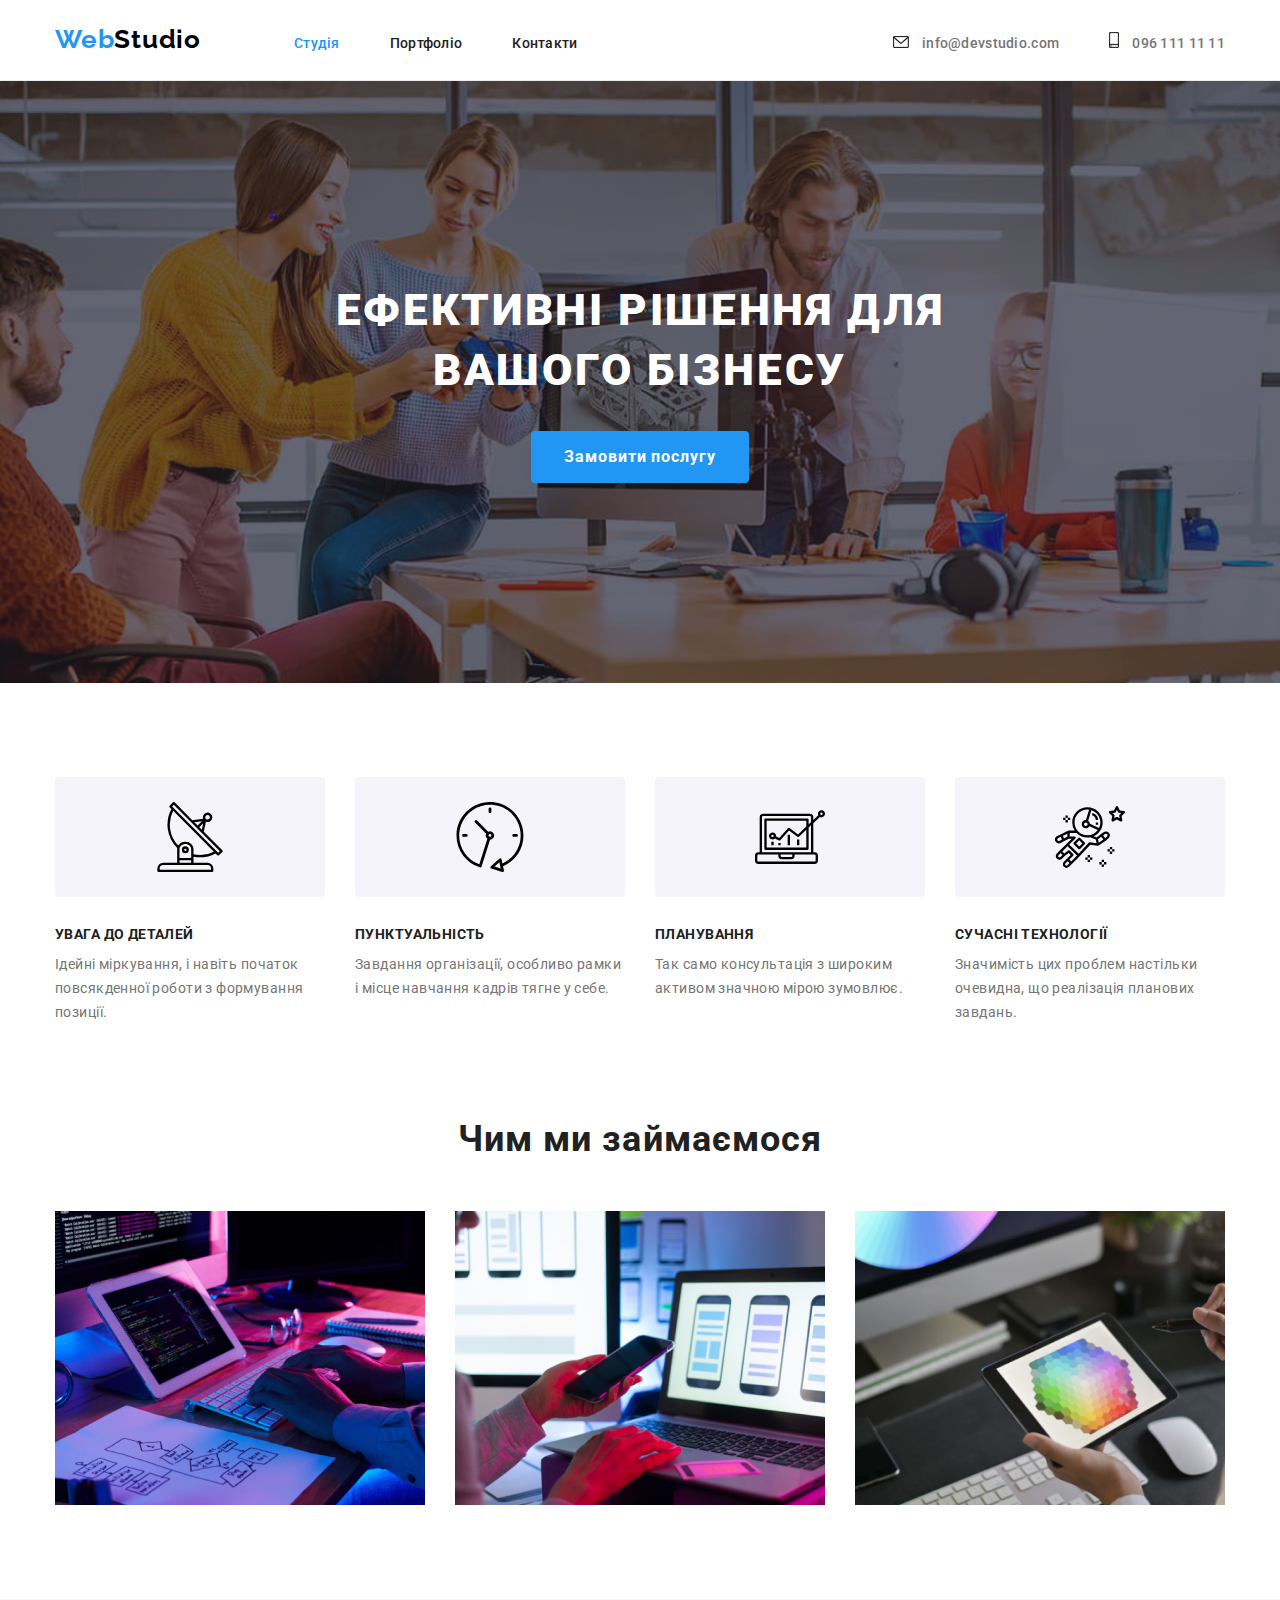
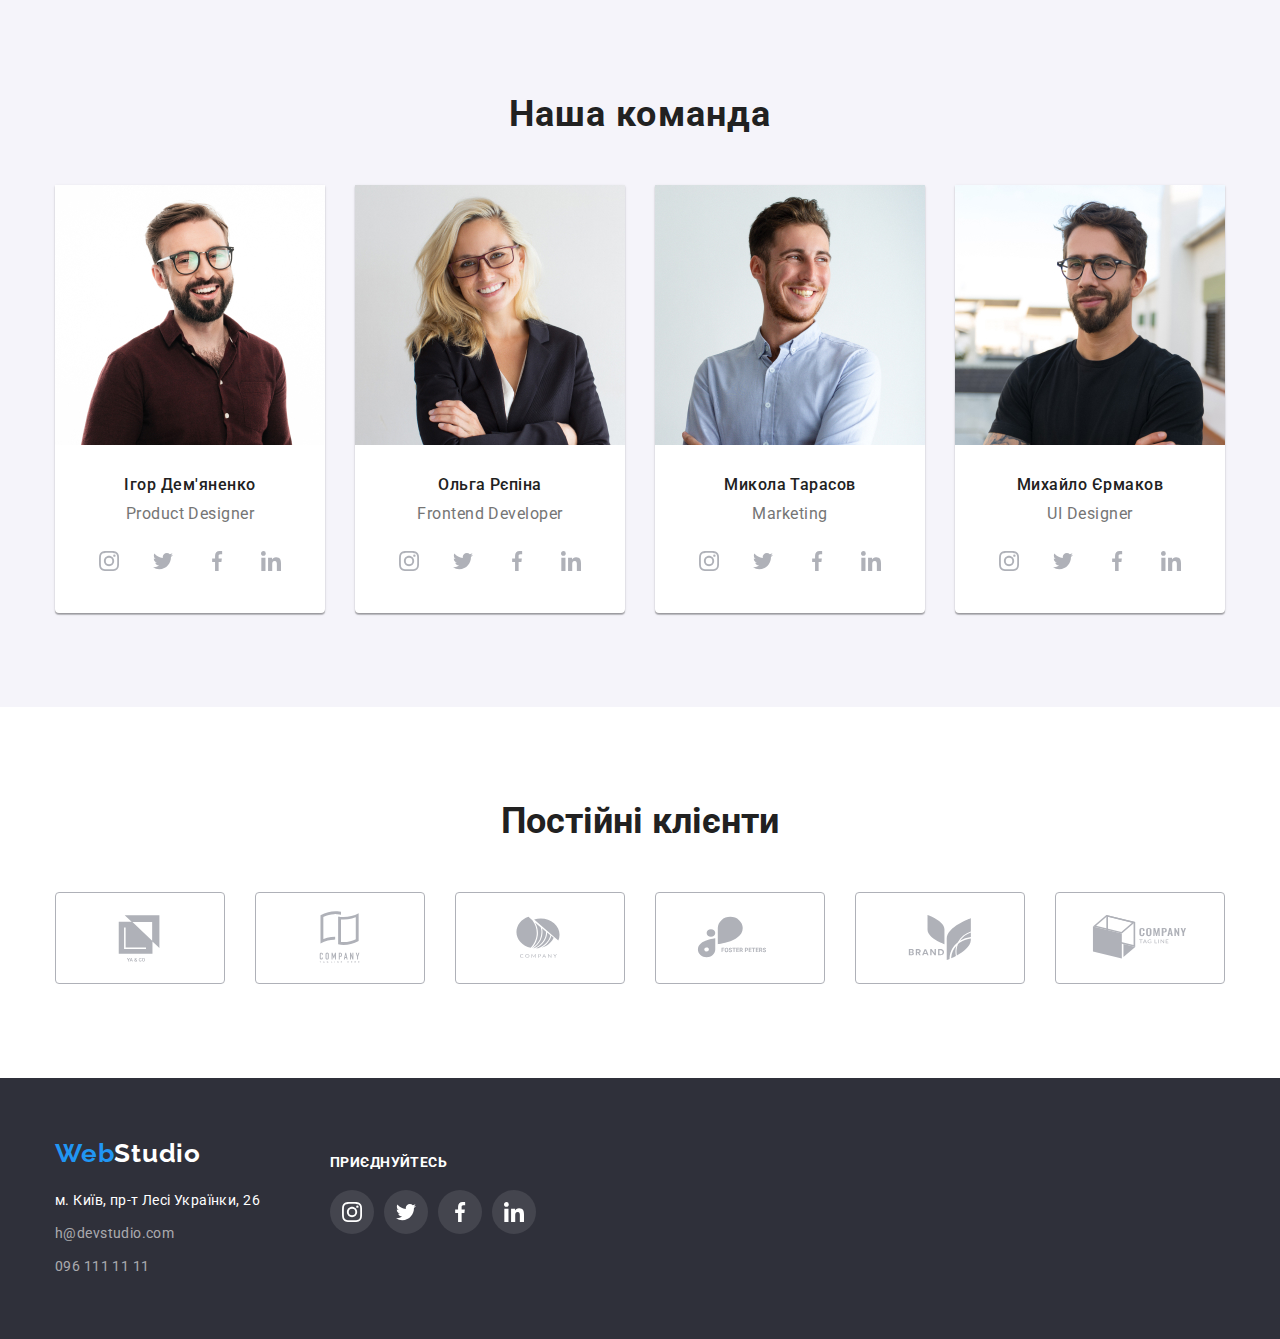
<file: index.html>
<!DOCTYPE html>
<html lang="uk">

<head>
  <meta charset="UTF-8" />
  <meta http-equiv="X-UA-Compatible" content="IE=edge" />
  <meta name="viewport" content="width=<device-width>, initial-scale=1.0" />
  <title>WebStudio</title>
  <link rel="preconnect" href="https://fonts.gstatic.com" crossorigin />
  <link href="https://fonts.googleapis.com/css2?family=Raleway:wght@700&family=Roboto:wght@400;500;700;900&display=swap"
    rel="stylesheet" />
  <link rel="preconnect" href="https://fonts.googleapis.com" />
  <link rel="stylesheet"
    href="https://cdnjs.cloudflare.com/ajax/libs/modern-normalize/1.1.0/modern-normalize.min.css" />
  <link rel="stylesheet" href="./css/styles.css" />
</head>

<body>
  <!--Шапка-->
  <header class="page-header">
    <div class="container">
      <nav class="main-nav">
        <a class="logo logo-hat" href="./index.html">Web<span class="logo-text">Studio</span></a>
        <ul class="site-nav list">
          <li class="item">
            <a href="./index.html" class="link logo-link current">Студія</a>
          </li>
          <li class="item">
            <a href="./portfolio.html" class="link logo-link">Портфоліо</a>
          </li>
          <li class="item"><a href="" class="link logo-link">Контакти</a></li>
        </ul>
        <ul class="auth-nav list">
          <li class="item list-link">
            <a class="link link-email" href="mailto:h@devstudio.com">
              <svg class="box-email" width="16" height="12">
                <use href="./images/sprite.svg#email"></use>
              </svg>
              info@devstudio.com
            </a>
          </li>
          <li class="item list-link">
            <a class="link link-phone" href="tel:0961111111">
              <svg class="box-phone" width="10" height="16">
                <use href="./images/sprite.svg#smartphone"></use>
              </svg>
              096 111 11 11
            </a>
          </li>
        </ul>
      </nav>
    </div>
  </header>

  <main>
    <!--Герой-->

    <section class="hero">
      <div class="container">
        <div class="hero-box">
          <h1 class="hero-text">Ефективні рішення для вашого бізнесу</h1>
          <button type="button" class="hero-button">Замовити послугу</button>
        </div>
      </div>
    </section>

    <!--Принципи роботи-->

    <section class="section">
      <div class="container list-box">
        <ul class="list section-list">
          <li class="item section-box">
            <div class="section-icon icons">
              <svg class="box-antenna" width="70" height="70">
                <use href="./images/sprite.svg#antenna"></use>
              </svg>
            </div>
            <div class="box-text">
              <h3 class="section-title">УВАГА ДО ДЕТАЛЕЙ</h3>
              <p class="section-text">
                Ідейні міркування, і навіть початок повсякденної роботи з
                формування позиції.
              </p>
            </div>

          </li>
          <li class="item section-box">
            <div class="section-icon icons">
              <svg class="box-clock" width="70" height="70">
                <use href="./images/sprite.svg#clock"></use>
              </svg>
            </div>
            <h3 class="section-title">ПУНКТУАЛЬНІСТЬ</h3>
            <p class="section-text">
              Завдання організації, особливо рамки і місце навчання кадрів
              тягне у себе.
            </p>
          </li>
          <li class="item section-box">
            <div class="section-icon icons">
              <svg class="box-diagram" width="70" height="70">
                <use href="./images/sprite.svg#diagram"></use>
              </svg>
            </div>
            <h3 class="section-title">ПЛАНУВАННЯ</h3>
            <p class="section-text">
              Так само консультація з широким активом значною мірою зумовлює.
            </p>
          </li>
          <li class="item section-box">
            <div class="section-icon icons">
              <svg class="box-astronaut" width="70" height="70">
                <use href="./images/sprite.svg#astronaut"></use>
              </svg>
            </div>
            <h3 class="section-title">СУЧАСНІ ТЕХНОЛОГІЇ</h3>
            <p class="section-text">
              Значимість цих проблем настільки очевидна, що реалізація
              планових завдань.
            </p>
          </li>
        </ul>
      </div>
    </section>

    <!--Приклади роботи-->

    <section class="post">
      <div class="container post-box">
        <h2 class="post-title">Чим ми займаємося</h2>
        <ul class="list">
          <li>
            <img src="./images/box1.jpg" class="post-photo" alt="Приклад1" width="370" />
          </li>
          <li>
            <img src="./images/box2.jpg" class="post-photo" alt="Приклад2" width="370" />
          </li>
          <li>
            <img src="./images/box3.jpg" class="post-photo" alt="Приклад3" width="370" />
          </li>
        </ul>
      </div>
    </section>

    <!--Співробітники-->

    <section class="team">
      <div class="container team-box">
        <h2 class="team-title">Наша команда</h2>
        <ul class="list">
          <li class="iteam">
            <img src="./images/img1.jpg" class="team-photo" alt="Фото1" width="270" />
            <div class="team-descr">
              <h3 class="team-subtitle">Ігор Дем'яненко</h3>
              <p class="team-text">Product Designer</p>

              <div class="social-icon">
                <ul class="list social-list">
                  <li class="list-instagram list-icons">
                    <a class="social-link" href="" aria-label="Instagram" target="_blank" rel="noopener noreferrer">
                      <svg class="social-instagram socials" width="20" height="20">
                        <use href="./images/sprite.svg#instagram"></use>
                      </svg>
                    </a>
                  </li>
                  <li class="list-twitter list-icons">
                    <a class="social-link" href="" aria-label="Twitter" target="_blank" rel="noopener noreferrer">
                      <svg class="social-twitter socials" width="20" height="20">
                        <use href="./images/sprite.svg#twitter"></use>
                      </svg>
                    </a>
                  </li>
                  <li class="list-facebook list-icons">
                    <a class="social-link" href="" aria-label="Facebook" target="_blank" rel="noopener noreferrer">
                      <svg class="social-facebook socials" width="20" height="20">
                        <use href="./images/sprite.svg#facebook"></use>
                      </svg>
                    </a>
                  </li>
                  <li class="list-linkedin list-icons">
                    <a class="social-link" href="" aria-label="Linkedin" target="_blank" rel="noopener noreferrer">
                      <svg class="social-linkedin socials" width="20" height="20">
                        <use href="./images/sprite.svg#linkedin"></use>
                      </svg>
                    </a>
                  </li>
                </ul>
              </div>
            </div>
          </li>
          <li class="iteam">
            <img src="./images/img2.jpg" class="team-photo" alt="Фото2" width="270" />
            <div class="team-descr">
              <h3 class="team-subtitle">Ольга Рєпіна</h3>
              <p class="team-text">Frontend Developer</p>
              <div class="social-icon">
                <ul class="list social-list">
                  <li class="list-instagram list-icons">
                    <a class="social-link" href="" aria-label="Instagram" target="_blank" rel="noopener noreferrer">
                      <svg class="social-instagram socials" width="20" height="20">
                        <use href="./images/sprite.svg#instagram"></use>
                      </svg>
                    </a>
                  </li>
                  <li class="list-twitter list-icons">
                    <a class="social-link" href="" aria-label="Twitter" target="_blank" rel="noopener noreferrer">
                      <svg class="social-twitter socials" width="20" height="20">
                        <use href="./images/sprite.svg#twitter"></use>
                      </svg>
                    </a>
                  </li>
                  <li class="list-facebook list-icons">
                    <a class="social-link" href="" aria-label="Facebook" target="_blank" rel="noopener noreferrer">
                      <svg class="social-facebook socials" width="20" height="20">
                        <use href="./images/sprite.svg#facebook"></use>
                      </svg>
                    </a>
                  </li>
                  <li class="list-linkedin list-icons">
                    <a class="social-link" href="" aria-label="Linkedin" target="_blank" rel="noopener noreferrer">
                      <svg class="social-linkedin socials" width="20" height="20">
                        <use href="./images/sprite.svg#linkedin"></use>
                      </svg>
                    </a>
                  </li>
                </ul>
              </div>
            </div>
          </li>
          <li class="iteam">
            <img src="./images/img3.jpg" class="team-photo" alt="Фото3" width="270" />
            <div class="team-descr">
              <h3 class="team-subtitle">Микола Тарасов</h3>
              <p class="team-text">Marketing</p>
              <div class="social-icon">
                <ul class="list social-list">
                  <li class="list-instagram list-icons">
                    <a class="social-link" href="" aria-label="Instagram" target="_blank" rel="noopener noreferrer">
                      <svg class="social-instagram socials" width="20" height="20">
                        <use href="./images/sprite.svg#instagram"></use>
                      </svg>
                    </a>
                  </li>
                  <li class="list-twitter list-icons">
                    <a class="social-link" href="" aria-label="Twitter" target="_blank" rel="noopener noreferrer">
                      <svg class="social-twitter socials" width="20" height="20">
                        <use href="./images/sprite.svg#twitter"></use>
                      </svg>
                    </a>
                  </li>
                  <li class="list-facebook list-icons">
                    <a class="social-link" href="" aria-label="Facebook" target="_blank" rel="noopener noreferrer">
                      <svg class="social-facebook socials" width="20" height="20">
                        <use href="./images/sprite.svg#facebook"></use>
                      </svg>
                    </a>
                  </li>
                  <li class="list-linkedin list-icons">
                    <a class="social-link" href="" aria-label="Linkedin" target="_blank" rel="noopener noreferrer">
                      <svg class="social-linkedin socials" width="20" height="20">
                        <use href="./images/sprite.svg#linkedin"></use>
                      </svg>
                    </a>
                  </li>
                </ul>
              </div>
            </div>
          </li>
          <li class="iteam">
            <img src="./images/img4.jpg" class="team-photo" alt="Фото4" width="270" />
            <div class="team-descr">
              <h3 class="team-subtitle">Михайло Єрмаков</h3>
              <p class="team-text">UI Designer</p>
              <div class="social-icon">
                <ul class="list social-list">
                  <li class="list-instagram list-icons">
                    <a class="social-link" href="" aria-label="Instagram" target="_blank" rel="noopener noreferrer">
                      <svg class="social-instagram socials" width="20" height="20">
                        <use href="./images/sprite.svg#instagram"></use>
                      </svg>
                    </a>
                  </li>
                  <li class="list-twitter list-icons">
                    <a class="social-link" href="" aria-label="Twitter" target="_blank" rel="noopener noreferrer">
                      <svg class="social-twitter socials" width="20" height="20">
                        <use href="./images/sprite.svg#twitter"></use>
                      </svg>
                    </a>
                  </li>
                  <li class="list-facebook list-icons">
                    <a class="social-link" href="" aria-label="Facebook" target="_blank" rel="noopener noreferrer">
                      <svg class="social-facebook socials" width="20" height="20">
                        <use href="./images/sprite.svg#facebook"></use>
                      </svg>
                    </a>
                  </li>
                  <li class="list-linkedin list-icons">
                    <a class="social-link" href="" aria-label="Linkedin" target="_blank" rel="noopener noreferrer">
                      <svg class="social-linkedin socials" width="20" height="20">
                        <use href="./images/sprite.svg#linkedin"></use>
                      </svg>
                    </a>
                  </li>
                </ul>
              </div>
            </div>
          </li>
        </ul>
      </div>
    </section>

    <!--Клієнти-->

    <section class="clients">
      <div class="container">
        <h2 class="clients-title">Постійні клієнти</h2>
        <ul class="list clients-box">
          <li class="list-clients">
            <a class="link clients-link" href="" target="_blank" rel="noopener noreferrer">
              <svg class="clients-one logo-clients" width="106" height="60">
                <use href="./images/sprite.svg#Logo-one"></use>
              </svg>
            </a>
          <li class="list-clients">
            <a class="link clients-link" href="" target="_blank" rel="noopener noreferrer">
              <svg class="clients-two logo-clients" width="106" height="60">
                <use href="./images/sprite.svg#Logo-two"></use>
              </svg>
            </a>
          <li class="list-clients">
            <a class="link clients-link" href="" target="_blank" rel="noopener noreferrer">
              <svg class="clients-three logo-clients" width="106" height="60">
                <use href="./images/sprite.svg#Logo-three"></use>
              </svg>
            </a>
          <li class="list-clients">
            <a class="link clients-link" href="" target="_blank" rel="noopener noreferrer">
              <svg class="clients-four logo-clients" width="106" height="60">
                <use href="./images/sprite.svg#Logo-four"></use>
              </svg>
            </a>
          <li class="list-clients">
            <a class="link clients-link" href="" target="_blank" rel="noopener noreferrer">
              <svg class="clients-five logo-clients" width="106" height="60">
                <use href="./images/sprite.svg#Logo-five"></use>
              </svg>
            </a>
          <li class="list-clients">
            <a class="link clients-link" href="" target="_blank" rel="noopener noreferrer">
              <svg class="clients-six logo-clients" width="106" height="60">
                <use href="./images/sprite.svg#Logo-six"></use>
              </svg>
            </a>
          </li>
        </ul>
      </div>
    </section>
  </main>

  <!--Футер-->

  <footer class="basement">
    <div class="container basement-box">
      <div class="basement-address">
        <a href="./index.html" class="logo logo-footer">Web<span class="logo-text">Studio</span></a>
        <address>
          <a href="" class="link maps">м. Київ, пр-т Лесі Українки, 26</a><a href="mailto:h@devstudio.com"
            class="link address">h@devstudio.com</a><a href="tel:0961111111" class="link address"> 096 111 11 11</a>
        </address>
      </div>

      <div class="social-icon social-basement">
        <h2 class="social-title">приєднуйтесь</h2>
        <ul class="list social-list">
          <li class="list-instagram list-icons-basement">
            <a class="social-link" href="" aria-label="Instagram" target="_blank" rel="noopener noreferrer">
              <svg class="social-instagram socials basement-icons" width="20" height="20">
                <use href="./images/sprite.svg#instagram"></use>
              </svg>
            </a>
          </li>
          <li class="list-twitter list-icons-basement">
            <a class="social-link" href="" aria-label="Twitter" target="_blank" rel="noopener noreferrer">
              <svg class="social-twitter socials basement-icons" width="20" height="20">
                <use href="./images/sprite.svg#twitter"></use>
              </svg>
            </a>
          </li>
          <li class="list-facebook list-icons-basement">
            <a class="social-link" href="" aria-label="Facebook" target="_blank" rel="noopener noreferrer">
              <svg class="social-facebook socials basement-icons" width="20" height="20">
                <use href="./images/sprite.svg#facebook"></use>
              </svg>
            </a>
          </li>
          <li class="list-linkedin list-icons-basement">
            <a class="social-link" href="" aria-label="Linkedin" target="_blank" rel="noopener noreferrer">
              <svg class="social-linkedin socials basement-icons" width="20" height="20">
                <use href="./images/sprite.svg#linkedin"></use>
              </svg>
            </a>
          </li>
        </ul>
      </div>
    </div>
  </footer>
</body>

</html>
</file>
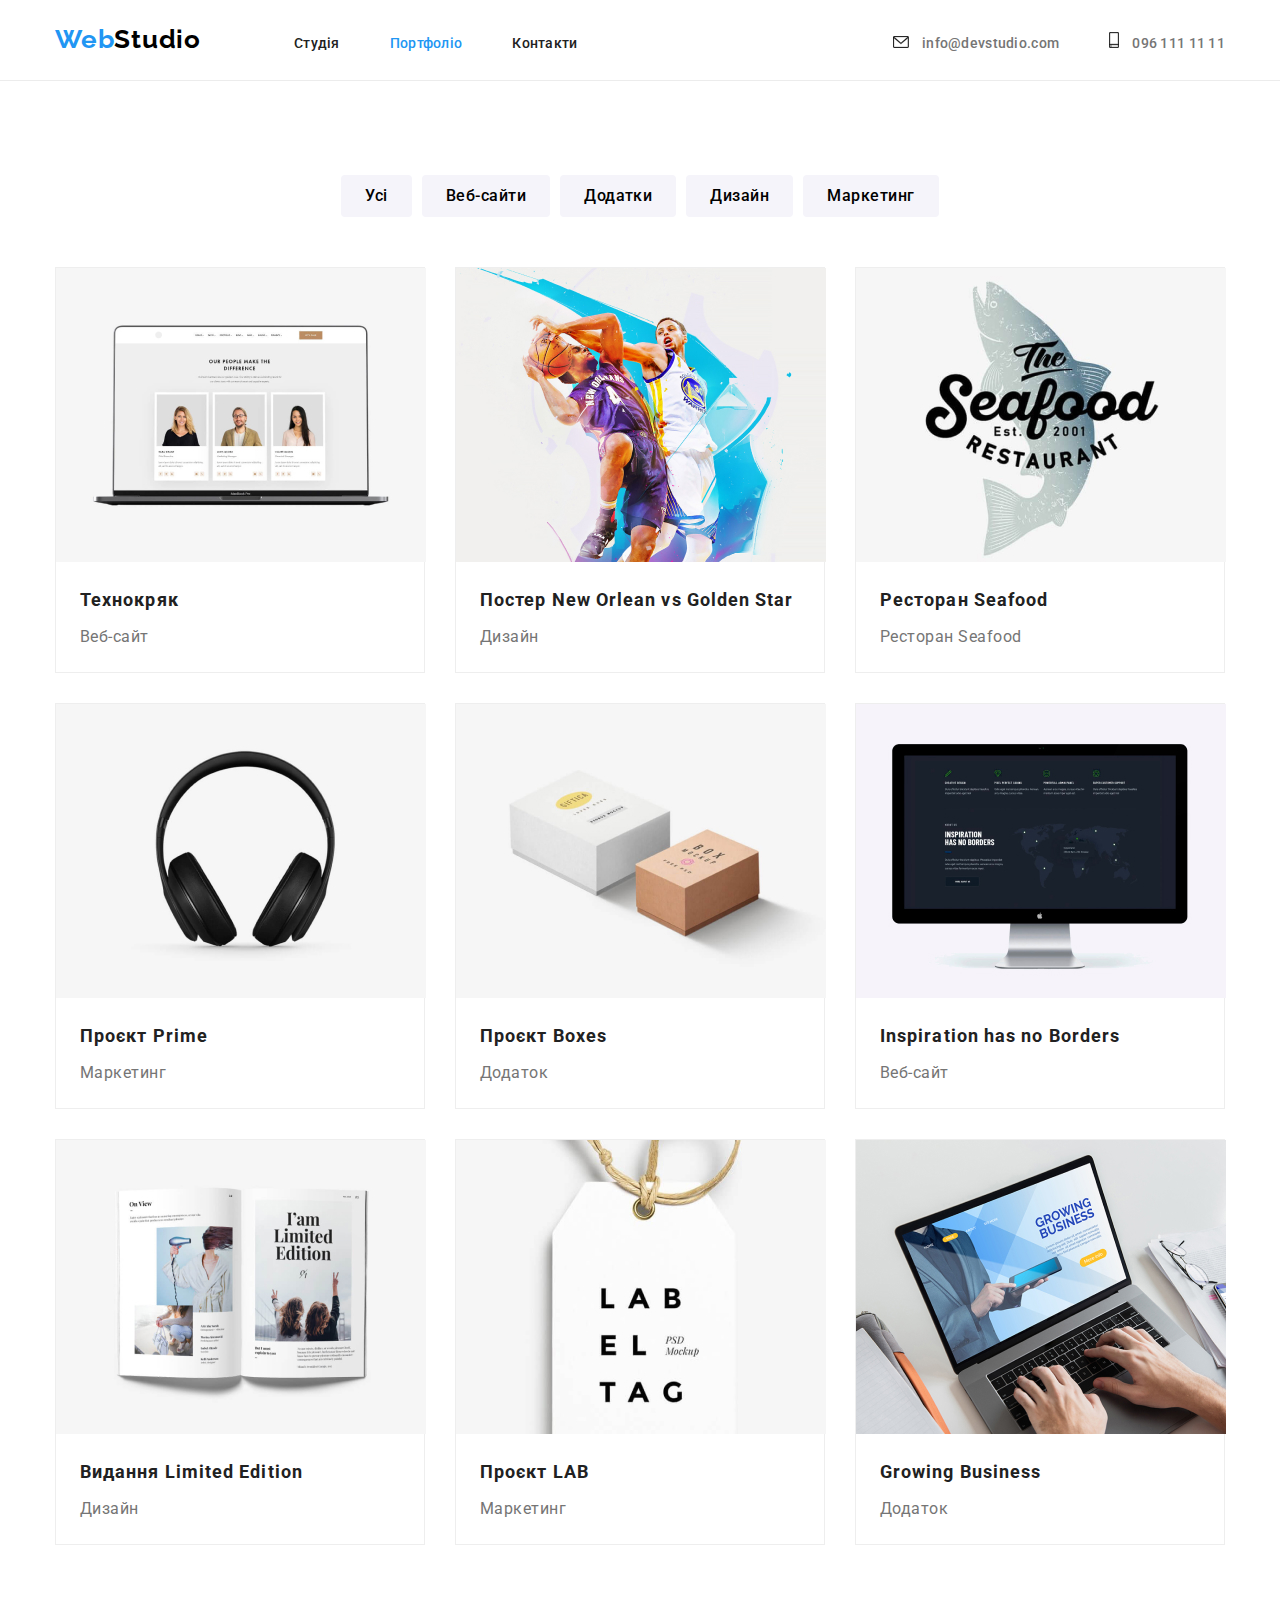
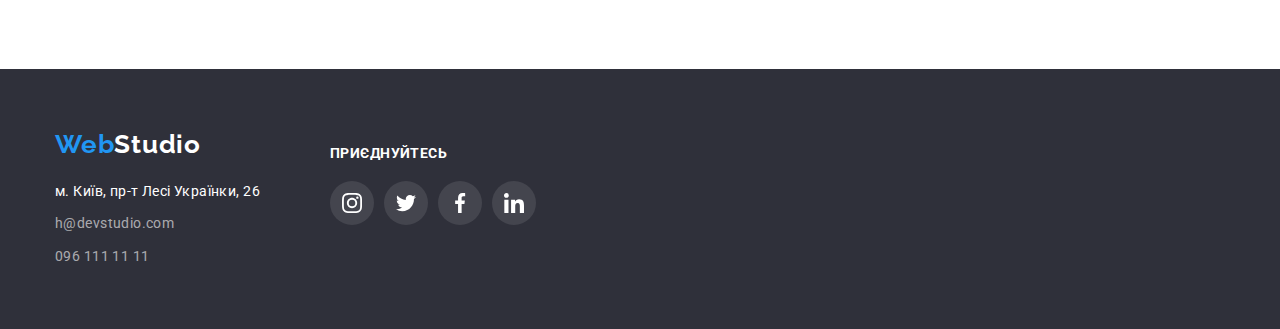
<file: portfolio.html>
<!DOCTYPE html>
<html lang="uk">

<head>
  <meta charset="UTF-8" />
  <meta http-equiv="X-UA-Compatible" content="IE=edge" />
  <meta name="viewport" content="width=<device-width>, initial-scale=1.0" />
  <title>WebStudio</title>
  <link rel="preconnect" href="https://fonts.googleapis.com" />
  <link rel="preconnect" href="https://fonts.gstatic.com" crossorigin />
  <link href="https://fonts.googleapis.com/css2?family=Raleway:wght@700&family=Roboto:wght@400;500;700;900&display=swap"
    rel="stylesheet" />
  <link rel="stylesheet"
    href="https://cdnjs.cloudflare.com/ajax/libs/modern-normalize/1.1.0/modern-normalize.min.css" />
  <link rel="stylesheet" href="./css/styles.css" />
</head>

<body>
  <!--Шапка-->

  <header class="page-header">
    <div class="container">
      <nav class="main-nav">
        <a href="./index.html" class="logo logo-hat">Web<span class="logo-text">Studio</span></a>
        <ul class="site-nav list">
          <li class="item">
            <a href="./index.html" class="link logo-link">Студія</a>
          </li>
          <li class="item">
            <a href="./portfolio.html" class="link logo-link current">Портфоліо</a>
          </li>
          <li class="item"><a href="" class="link logo-link">Контакти</a></li>
        </ul>
        <ul class="auth-nav list">
          <li class="item list-link">
            <a class="link link-email" href="mailto:h@devstudio.com">
              <svg class="box-email" width="16" height="12">
                <use href="./images/sprite.svg#email"></use>
              </svg>
              info@devstudio.com
            </a>
          </li>
          <li class="item list-link">
            <a class="link link-phone" href="tel:0961111111">
              <svg class="box-phone" width="10" height="16">
                <use href="./images/sprite.svg#smartphone"></use>
              </svg>
              096 111 11 11
            </a>
          </li>
        </ul>
      </nav>
    </div>
  </header>


  <main>
    <section class="portfolio">
      <div class="container">
        <ul class="list btn">
          <li class="item button-box">
            <button type="button" class="portfolio-button">Усі</button>
          </li>
          <li class="item">
            <button type="button" class="portfolio-button">Веб-сайти</button>
          </li>
          <li class="item">
            <button type="button" class="portfolio-button">Додатки</button>
          </li>
          <li class="item">
            <button type="button" class="portfolio-button">Дизайн</button>
          </li>
          <li class="item">
            <button type="button" class="portfolio-button">Маркетинг</button>
          </li>
        </ul>

        <ul class="list flex-element">
          <li class="item">
            <a href="">
              <img src="./images/Project1.jpg" class="portfolio-photo" alt="Проект1" width="370" />
              <div class="flex-hat">
                <h2 class="portfolio-title">Технокряк</h2>
                <p class="portfolio-text">Веб-сайт</p>
              </div>
            </a>
          </li>
          <li class="item">
            <a href="">
              <img src="./images/Project2.jpg" class="portfolio-photo" alt="Проект2" width="370" />
              <div class="flex-hat">
                <h2 class="portfolio-title">Постер New Orlean vs Golden Star</h2>
                <p class="portfolio-text">Дизайн</p>
              </div>
            </a>
          </li>
          <li class="item">
            <a href="">
              <img src="./images/Project3.jpg" class="portfolio-photo" alt="Проект3" width="370" />
              <div class="flex-hat">
                <h2 class="portfolio-title">Ресторан Seafood</h2>
                <p class="portfolio-text">Ресторан Seafood</p>
              </div>
            </a>
          </li>
          <li class="item">
            <a href="">
              <img src="./images/Project4.jpg" class="portfolio-photo" alt="Проект4" width="370" />
              <div class="flex-hat">
                <h2 class="portfolio-title">Проєкт Prime</h2>
                <p class="portfolio-text">Маркетинг</p>
              </div>
            </a>
          </li>
          <li class="item">
            <a href="">
              <img src="./images/Project5.jpg" class="portfolio-photo" alt="Проект5" width="370" />
              <div class="flex-hat">
                <h2 class="portfolio-title">Проєкт Boxes</h2>
                <p class="portfolio-text">Додаток</p>
              </div>
            </a>
          </li>
          <li class="item">
            <a href="">
              <img src="./images/Project6.jpg" class="portfolio-photo" alt="Проект6" width="370" />
              <div class="flex-hat">
                <h2 class="portfolio-title">Inspiration has no Borders</h2>
                <p class="portfolio-text">Веб-сайт</p>
              </div>
            </a>
          </li>
          <li class="item">
            <a href="">
              <img src="./images/Project7.jpg" class="portfolio-photo" alt="Проект7" width="370" />
              <div class="flex-hat">
                <h2 class="portfolio-title">Видання Limited Edition</h2>
                <p class="portfolio-text">Дизайн</p>
              </div>
            </a>
          </li>
          <li class="item">
            <a href="">
              <img src="./images/Project8.jpg" class="portfolio-photo" alt="Проект8" width="370" />
              <div class="flex-hat">
                <h2 class="portfolio-title">Проєкт LAB</h2>
                <p class="portfolio-text">Маркетинг</p>
              </div>
            </a>
          </li>
          <li class="item">
            <a href="">
              <img src="./images/Project9.jpg" class="portfolio-photo" alt="Проект9" width="370" />
              <div class="flex-hat">
                <h2 class="portfolio-title">Growing Business</h2>
                <p class="portfolio-text">Додаток</p>
              </div>
            </a>
          </li>
        </ul>
      </div>
    </section>
  </main>

  <!--Футер-->

  <footer class="basement">
    <div class="container basement-box">
      <div class="basement-address">
        <a href="./index.html" class="logo logo-footer">Web<span class="logo-text">Studio</span></a>
        <address>
          <a href="" class="link maps">м. Київ, пр-т Лесі Українки, 26</a><a href="mailto:h@devstudio.com"
            class="link address">h@devstudio.com</a><a href="tel:0961111111" class="link address"> 096 111 11 11</a>
        </address>
      </div>

      <div class="social-icon social-basement">
        <h2 class="social-title">приєднуйтесь</h2>
        <ul class="list social-list">
          <li class="list-instagram list-icons-basement">
            <a class="social-link" href="" aria-label="Instagram" target="_blank" rel="noopener noreferrer">
              <svg class="social-instagram socials basement-icons" width="20" height="20">
                <use href="./images/sprite.svg#instagram"></use>
              </svg>
            </a>
          </li>
          <li class="list-twitter list-icons-basement">
            <a class="social-link" href="" aria-label="Twitter" target="_blank" rel="noopener noreferrer">
              <svg class="social-twitter socials basement-icons" width="20" height="20">
                <use href="./images/sprite.svg#twitter"></use>
              </svg>
            </a>
          </li>
          <li class="list-facebook list-icons-basement">
            <a class="social-link" href="" aria-label="Facebook" target="_blank" rel="noopener noreferrer">
              <svg class="social-facebook socials basement-icons" width="20" height="20">
                <use href="./images/sprite.svg#facebook"></use>
              </svg>
            </a>
          </li>
          <li class="list-linkedin list-icons-basement">
            <a class="social-link" href="" aria-label="Linkedin" target="_blank" rel="noopener noreferrer">
              <svg class="social-linkedin socials basement-icons" width="20" height="20">
                <use href="./images/sprite.svg#linkedin"></use>
              </svg>
            </a>
          </li>
        </ul>
      </div>
    </div>
  </footer>
</body>

</html>
</file>
<file: css/styles.css>
:root {
   
    --title-text-color: #212121;
    --paragraph-text-color: #757575;
    --primary-white-color: #FFFFFF;
    --logo-text-color: #2196F3;
    --logo-black-color: #000000;
    --background-white: #FFFFFF;
    --background-black: #2F303A;
    --background-beige: #F5F4FA;
    --background-blue: #2196F3;
    --backgroung-button: #F5F4FA;
}

body {
    
    color: var(--logo-black-color);
    font-family: Roboto, sans-serif;
    font-style: normal;
    background-color: var(--background-white);
   
}

h1,h2,h3,h4,h5,h6,p {
    
    margin: 0;
}

.container {
    
    width: 1200px;
    padding-right: 15px;
    padding-left: 15px;
    margin-left:auto;
    margin-right: auto;
  
}

.page-header {
    
    background-color: var(--background-white);

}
         
.list {
    
    display: flex;
    list-style: none;
    margin: 0;
    padding: 0;
    justify-content: space-between;
}

img {
    
    display: block;
}

                 /*header*/

.page-header {

    border-bottom: 1px solid rgba(236, 236, 236, 1);
}
                
.logo {
    
    color: var(--logo-text-color);
    font-family: 'Raleway';
    font-weight: 700;
    font-size: 26px;
    line-height: 1.19;
    letter-spacing: 0.03em;

}

.logo-hat {
    
    padding-top: 24px;
    padding-bottom: 25px;
    margin-right: 93px;
    
}

.logo-text {
    
    color: var(--logo-black-color);
}

.logo:hover {
    
    color: var(--logo-text-color);
}

.main-nav {
    
    display: flex;
    align-items: baseline;
    
}

.site-nav {
    
    display: flex;
    justify-content: center;

    font-weight: 500;
    font-size: 14px;
    line-height: 1.14;
    letter-spacing: 0.02em;
    
}

.site-nav .item:not(:last-child),
.auth-nav .item:not(:last-child) {
    
    margin-right: 50px;

}

.auth-nav {
    
    align-items: baseline;
    margin-left: auto;

    font-weight: 500;
    font-size: 14px;
    line-height: 1.14;
    letter-spacing: 0.02em;
    color: var(--paragraph-text-color);
}


.auth-nav .link {
   
    color: var(--paragraph-text-color);
}

.auth-nav .item {

    display: flex;
}

a {
    
    text-decoration: none;
}

.link {
    
   color: var(--title-text-color);
}

.logo-link {

    padding-top: 32px;
    padding-bottom: 32px;
}

.current {
    
    color: var(--background-blue);

}

.link:hover,
.link:focus {
    
    color: var(--logo-text-color);
}

.box-email, 
.box-phone {

    align-items: center;
    margin-right: 10px;
    stroke: var(--paragraph-text-color);
}

.link-email:hover .box-email,
.link-email:focus .box-email {
 
    stroke: var(--background-blue);
    stroke-width: 5px;
}

.link-phone:hover .box-phone,
.link-phone:focus .box-phone {

    stroke: var(--background-blue);
    stroke-width: 5px;
    
}


        /*hero*/

.hero {
    
    padding-top: 200px;
    padding-bottom: 200px;

    background-color: var(--background-black);
    
    max-width: 1600px;
    background-image: linear-gradient(rgba(47, 48, 58, 0.4), rgba(47, 48, 58, 0.4)), url(../images/Img.jpg);
    background-repeat: no-repeat;
    background-position: center;
    background-size: cover;
    margin: 0 auto;
    
}

   
.hero-box{ 
    
    margin-left:auto;
    margin-right: auto;
    width: 696px;

}

.hero-text {

    margin-bottom: 30px;
    margin-left: auto;
    margin-right: auto;
    
    color: var(--primary-white-color); 
    font-weight: 900;
    font-size: 44px;
    line-height: 1.36;
    letter-spacing: 0.06em;
    text-align: center;
    text-transform: uppercase;
   
}

.hero-button {

    display: flex;
    border-radius: 4px;
    padding: 9px 31px;
    min-width: 216px;
    min-height: 50px;
    margin-left: auto;
    margin-right: auto;
    
    color: var(--primary-white-color);
    background-color: var(--background-blue);
    font-weight: 700;
    font-size: 16px;
    line-height: 1.88;
    letter-spacing: 0.06em;
    text-align: center;
    font-family: inherit;
    border-color: transparent;
    cursor: pointer;

}

.hero-button:hover,
.hero-button:focus {
    
    background-color: #188CE8;

}
    
        /*Принципи*/

.section {
   
    padding-top: 94px;
    padding-bottom: 94px;
      
}


.list .section-box {
    
    width: 270px;
    margin-right: 30px;

    
}

.section-box:last-child {
    
    margin-right: 0;
}

.section-icon {

    height: 120px;
    margin-bottom: 30px;
    background-image: linear-gradient(rgba(245, 244, 250, 1), rgba(245, 244, 250, 1));
    border-radius: 4px;

   
}

.icons {

    display: flex;
    align-items: center;
    color: currentColor;
    justify-content: center;
}


.section-title {

    color: var(--title-text-color);
    font-weight: 700;
    font-size: 14px;
    line-height: 1.14;
    letter-spacing: 0.03em;
    
}

.section-text {

    margin-top: 10px;
   
    color: var(--paragraph-text-color);
    font-weight: 400;
    font-size: 14px;
    line-height: 1.71;
    letter-spacing: 0.03em;

}


        
        /*Приклади*/

.post {

    padding-bottom: 94px;
    
    background-color: var(--background-white);   
}

.post .post-title {
    
    margin-bottom: 50px;
    
    color: var(--title-text-color);
    font-weight: 700;
    font-size: 36px;
    line-height: 1.17;
    letter-spacing: 0.03em;
    text-align: center;
  
}

.post-photo {
    
    display: block;
    justify-content: space-between;
    width: 370px;
}

        /*Команда*/

.team {

    padding-top: 94px;
    padding-bottom: 94px;

   background-color: var(--background-beige);

}

.iteam {

    text-align: center;
    border-radius: 0px 0px 4px 4px;
    box-shadow: 0px 1px 3px rgba(0, 0, 0, 0.12), 0px 1px 1px rgba(0, 0, 0, 0.14),
    0px 2px 1px rgba(0, 0, 0, 0.2);
    
    background-color: var(--background-white);
    width: 270px;
}

.team-descr {

    padding-top: 30px;
    padding-bottom: 30px;
    margin-right: auto;
    margin-left: auto;
}



.team-title {

    margin-bottom: 50px;

    color: var(--title-text-color);
    font-weight: 700;
    font-size: 36px;
    line-height: 1.17;
    letter-spacing: 0.03em;
    text-align: center;
}

.team-photo {

    display: block;
}

.team-subtitle {

    color: var(--title-text-color);
    font-weight: 500;
    font-size: 16px;
    line-height: 1.19;
    letter-spacing: 0.03em;
}

.team-text {

    margin-top: 10px;

    color: var(--paragraph-text-color);
    font-weight: 400;
    font-size: 16px;
    line-height: 1.19;
    letter-spacing: 0.03em;

}

        /*Клієнти*/

.clients {

    background-color: var(--background-white);
    padding-top: 94px;
    padding-bottom: 94px;
}

.clients-title {

    margin-bottom: 50px;

    color: var(--title-text-color);
    font-weight: 700;
    font-size: 36px;
    line-height: 1.16;
    text-align: center;
}

.clients-box {

    justify-content: center;
    gap: 30px;

    
}

.clients-link {

    width: 170px;
    height: 92px;
    border: 1px solid #AFB1B8;
    border-radius: 4px;
    display: flex;
    align-items: center;
    justify-content: center;
   
}

.clients-link:hover .logo-clients,
.clients-link:focus .logo-clients {

    fill: rgba(33, 150, 243, 1);
    

   
    
}

.list-clients:hover,
.list-clients:focus {

border: 1px solid rgba(33, 150, 243, 1);

}


.logo-clients {

   margin: 0;
   fill: #AFB1B8;
}

.social-icon {

   display: flex;
   justify-content: center;
   align-items: center;
   gap: 10px;
   margin-top: 16px;
}

.social-link {
   
    display: flex;
    justify-content: center;
    align-items: center;
    width: 44px;
    height: 44px;
    border-radius: 50%;
    
    
}

.list-icons {

    margin-right: 10px;

}

.list-icons:last-child {

    margin-right: 0;
}

.socials {

    fill: #AFB1B8;
}

.social-link:hover,
.social-link:focus {

    background-color: var(--background-blue);
}

.social-link:hover .socials,
.social-link:focus .socials {

    fill: var(--background-white);
   
}


        /*Футер*/

footer {

    display: block;

    background-color: var(--background-black);

}

.basement {

    
    padding-top: 60px;
    padding-bottom: 60px;
}

.basement-box {
    
    display: flex;

}

.basement-address {

    display: block;
    margin-right: 70px;
}

.basement .link {

    color: var(--primary-white-color);
    font-weight: 400;
    font-size: 14px;
    line-height: 1.71;
    letter-spacing: 0.03em;
    font-style: normal;
    
}

.basement .link:hover,
.basement .link:focus {
    
    color: var(--logo-text-color);

}



.logo-footer {
    
    margin-bottom:20px;
    display: block;
}



.link.address{
    
    display: block;
    margin-top: 9px;
    color: rgba(255, 255, 255, 0.6);
    
} 


.basement .logo-text {
    
    color: var(--primary-white-color);
}

.social-basement {

    display: inline-block;
    
}

.social-title {
    
    font-weight: 700;
    font-size: 14px;
    line-height: 16px;
    letter-spacing: 0.03em;
    text-transform: uppercase;
    color: #FFFFFF;
    margin-bottom: 20px;
}

.basement-icons {

    fill: var(--background-white);
}

.list-icons-basement {

    background-color: rgba(255, 255, 255, 0.1);
    border-radius: 50%;
    margin-right: 10px;
} 

.social-list .list-icons-basement:last-child {

    margin-right: 0;
}



        /*Портфоліо*/

.portfolio {

    padding-top: 94px;
    padding-bottom: 94px;
    
}

.portfolio-button {
   
    padding: 6px 22px;
    background-color: rgba(245, 244, 250, 1);
    border-radius: 4px;
    border-color: transparent;
    cursor: pointer;
    
    color: var(--title-text-color)
    background-color: var(--backgroung-button);
    font-weight: 500;
    font-size: 16px;
    line-height: 1.62;
    letter-spacing: 0.03em;
    font-family: inherit;
       
}

.btn {

    justify-content: center;
    gap: 10px;
    margin-bottom: 50px;
}


.portfolio-button:hover,
.portfolio-button:focus {

    box-shadow: 0px 3px 1px rgba(0, 0, 0, 0.1), 0px 1px 2px rgba(0, 0, 0, 0.08), 0px 2px 2px rgba(0, 0, 0, 0.12);
    border-radius: 4px;
   
    color: var(--primary-white-color);
    background-color: var(--background-blue);

}

.flex-element {
    
    display: flex;
    flex-wrap: wrap;
    justify-content: space-between;
    

}

.flex-element .item {
    
    width: 370px;
    margin: 0 30px 30px 0;
    border: 1px solid rgba(238, 238, 238, 1);
    background-color: rgba(255, 255, 255, 1);

}

.flex-element .item:hover,
.flex-elemen .item:focus {

    box-shadow: 0px 1px 1px rgba(0, 0, 0, 0.12), 0px 4px 4px rgba(0, 0, 0, 0.06), 1px 4px 6px rgba(0, 0, 0, 0.16);
}

.flex-element .item:nth-child(3n) {

    margin-right: 0;
}

.flex-hat {

    padding: 20px 24px;

}
.portfolio-title {

    margin-bottom: 4px;
    
    color: var(--title-text-color);
    font-weight: 700;
    font-size: 18px;
    line-height: 2;
    letter-spacing: 0.06em;
}

.portfolio-text {

    color: var(--paragraph-text-color);
    font-weight: 400;
    font-size: 16px;
    line-height: 1.87;
    letter-spacing: 0.03em;
       
}
</file>
